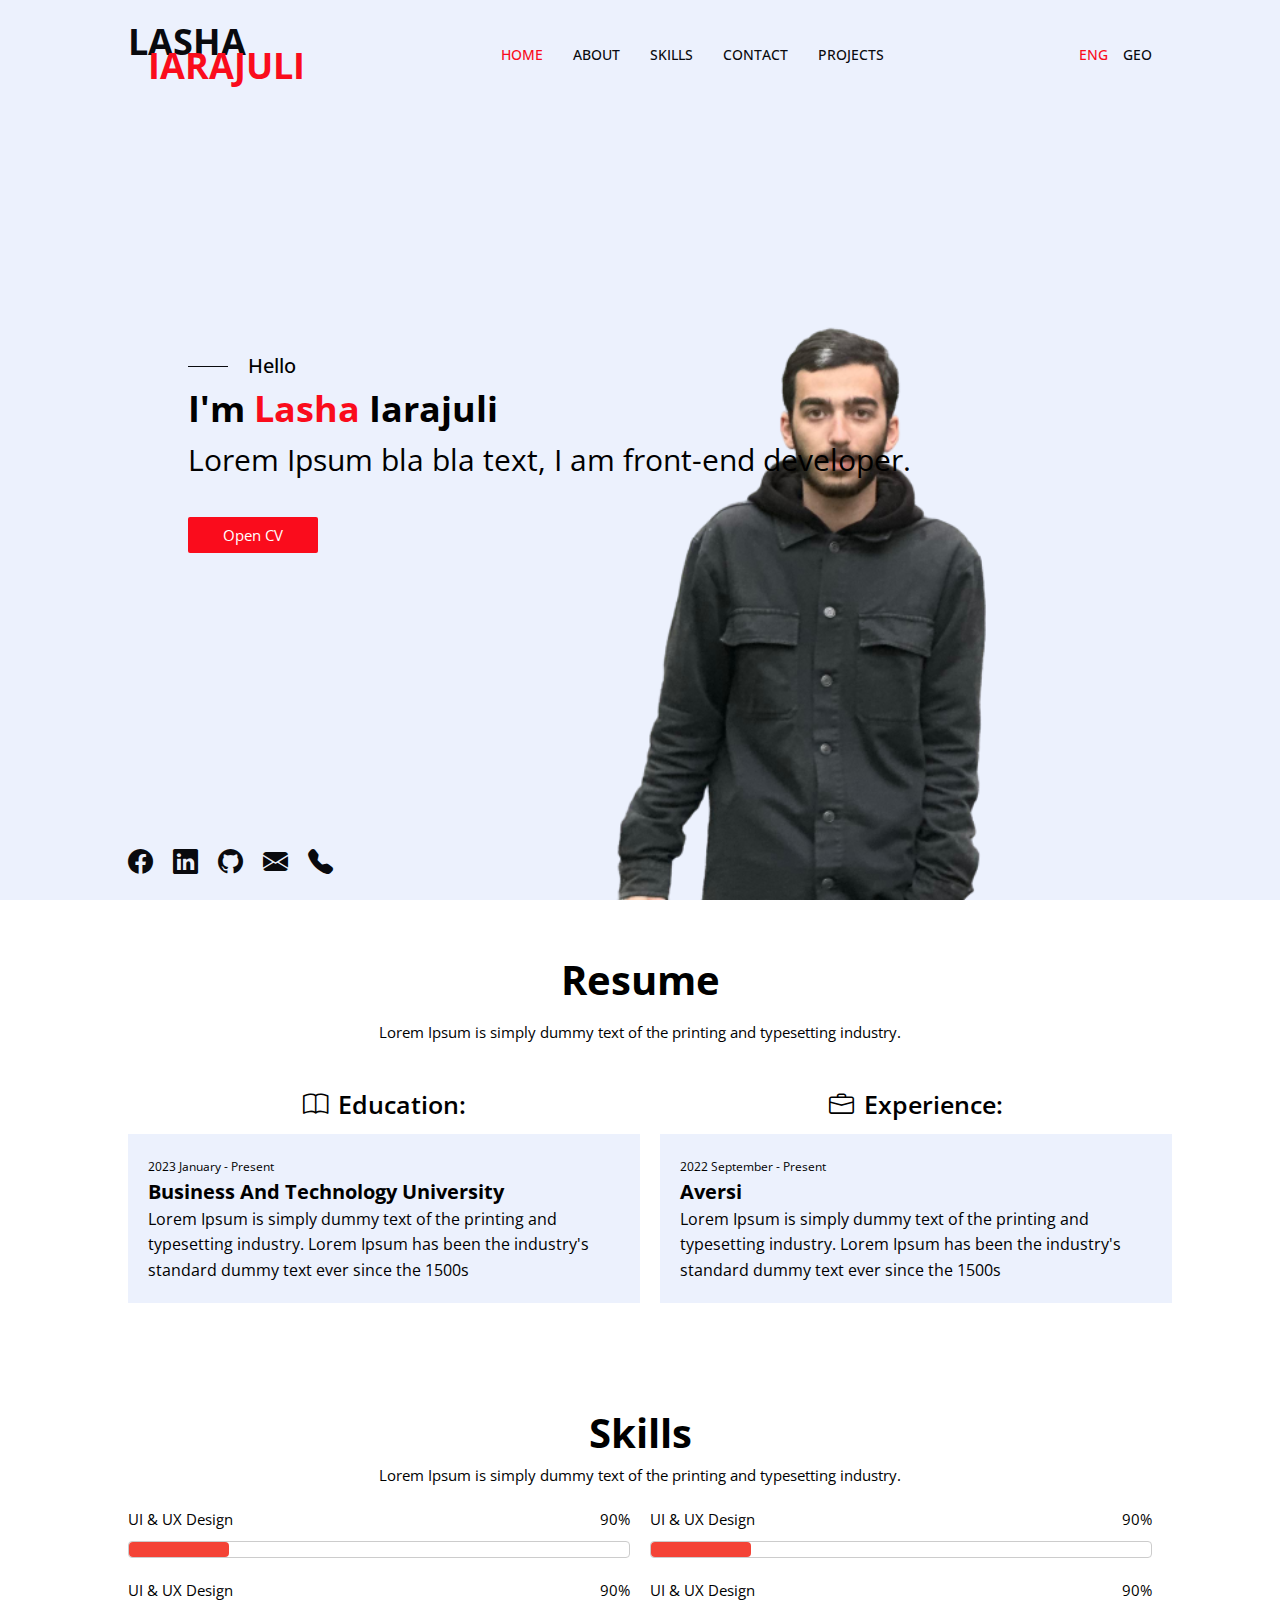
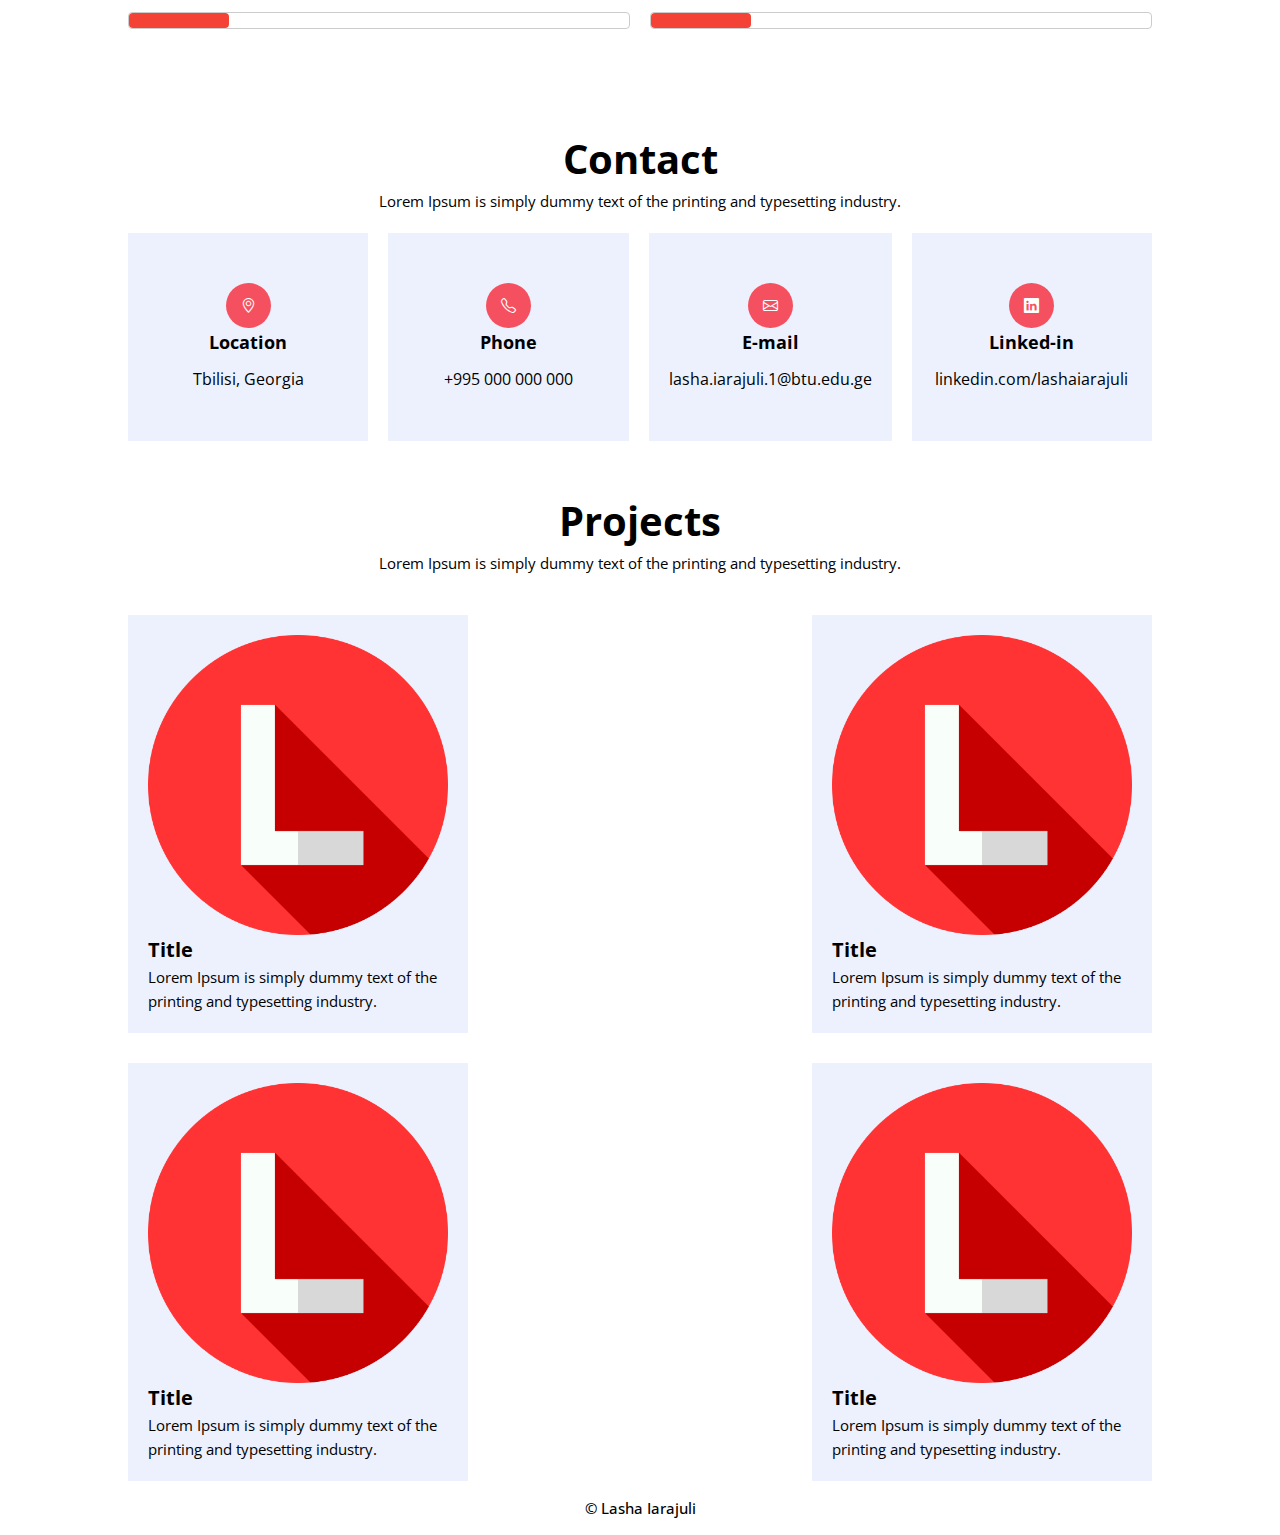
<file: index.html>
<!doctype html>
<html lang="en">
<head>
    <meta charset="UTF-8">
    <meta name="viewport" content="width=device-width, user-scalable=no, initial-scale=1.0, maximum-scale=1.0, minimum-scale=1.0">
    <meta http-equiv="X-UA-Compatible" content="ie=edge">
    <link rel="icon" href="img/logo.png" type="image/png">
    <link rel="stylesheet" href="https://www.w3schools.com/w3css/4/w3.css">
    <link rel="stylesheet" href="https://cdn.jsdelivr.net/npm/bootstrap-icons@1.3.0/font/bootstrap-icons.css">
    <link rel="stylesheet" href="css/style.css">

    <title>Lasha Iarajuli's Portfolio</title>
</head>
<body>
<div class="mobile-navigation">
    <div class="mobile-navigation-container">
        <a href="index.html" class="logo">
            <h1 class="name">LASHA</h1>
            <h1 class="surname">IARAJULI</h1>
        </a>

        <nav>
            <ul>
                <li><a id="" href="#" class="active">HOME</a></li>
                <li><a id="" href="#">ABOUT</a></li>
                <li><a id="" href="#">SKILLS</a></li>
                <li><a id="" href="#">CONTACT</a></li>
                <li><a id="" href="#">PROJECTS</a></li>
            </ul>
        </nav>

        <div class="languages">
            <a href="index.html" class="active">ENG</a>
            <a href="ka/main.html">GEO</a>
        </div>
    </div>

    <i class="bi bi-list close-icon"></i>
</div>

<header>
    <div class="container header-container">
        <a href="index.html" class="logo desktop-logo">
            <h1 class="name">LASHA</h1>
            <h1 class="surname">IARAJULI</h1>
        </a>

        <nav>
            <ul>
                <li><a id="" href="#" class="active">HOME</a></li>
                <li><a id="" href="#">ABOUT</a></li>
                <li><a id="" href="#">SKILLS</a></li>
                <li><a id="" href="#">CONTACT</a></li>
                <li><a id="" href="#">PROJECTS</a></li>
            </ul>
        </nav>

        <div class="languages">
            <a href="index.html" class="active">ENG</a>
            <a href="ka/main.html">GEO</a>
        </div>

        <i class="bi bi-list burger-icon"></i>
    </div>
</header>

<section class="section-home">
    <div class="container container-home">
        <div class="content">
            <img src="img/me.png" alt="-">

            <div class="welcome">
                <div class="hello">
                    <div class="line"></div>
                    <p>Hello</p>
                </div>

                <div class="welcome-messages">
                    <h1>I'm <span>Lasha</span> Iarajuli</h1>
                    <p>Lorem Ipsum bla bla text, I am front-end developer.</p>
                </div>

                <div class="button-wrapper">
                    <a href="files/CV_Lasha_Iarajuli.pdf" target="_blank" class="button-open-cv">Open CV</a>
                </div>
            </div>

            <div class="contacts">
                <a href="#"><i class="bi bi-facebook"></i></a>
                <a href="#"><i class="bi bi-linkedin"></i></a>
                <a href="#"><i class="bi bi-github"></i></a>
                <a href="#"><i class="bi bi-envelope-fill"></i></a>
                <a href="#"><i class="bi bi-telephone-fill"></i></a>
            </div>
        </div>
    </div>

    <div class="scroll-down">
        <i class="bi bi-telephone-fill"></i>
        <p>Scroll Down</p>
    </div>
</section>

<section class="section-resume">
    <div class="container container-resume">
        <div class="resume-header">
            <h3>Resume</h3>
            <p>Lorem Ipsum is simply dummy text of the printing and typesetting industry.</p>
        </div>

        <div class="resume-content">
            <div class="resume-item">
                <p><i class="bi bi-book"></i> Education:</p>

                <div class="card">
                    <small>2023 January - Present</small>
                    <span>Business And Technology University</span>
                    <p>Lorem Ipsum is simply dummy text of the printing and typesetting industry. Lorem Ipsum has been the industry's standard dummy text ever since the 1500s</p>
                </div>
            </div>

            <div class="resume-item">
                <p><i class="bi bi-briefcase"></i> Experience:</p>

                <div class="card">
                    <small>2022 September - Present</small>
                    <span>Aversi</span>
                    <p>Lorem Ipsum is simply dummy text of the printing and typesetting industry. Lorem Ipsum has been the industry's standard dummy text ever since the 1500s</p>
                </div>
            </div>
        </div>
    </div>
</section>

<section class="section-skills">
    <div class="container container-skills">
        <div class="skills-header">
            <h3>Skills</h3>
            <p>Lorem Ipsum is simply dummy text of the printing and typesetting industry.</p>
        </div>

        <div class="skills-content">
            <div class="skill-item">
                <div class="percent">
                    <p>UI & UX Design</p>
                    <p>90%</p>
                </div>

                <div class="w3-border w3-round">
                    <div class="w3-red w3-round progress-bar"></div>
                </div>
            </div>

            <div class="skill-item">
                <div class="percent">
                    <p>UI & UX Design</p>
                    <p>90%</p>
                </div>

                <div class="w3-border w3-round">
                    <div class="w3-red w3-round progress-bar"></div>
                </div>
            </div>

            <div class="skill-item">
                <div class="percent">
                    <p>UI & UX Design</p>
                    <p>90%</p>
                </div>

                <div class="w3-border w3-round">
                    <div class="w3-red w3-round progress-bar"></div>
                </div>
            </div>

            <div class="skill-item">
                <div class="percent">
                    <p>UI & UX Design</p>
                    <p>90%</p>
                </div>

                <div class="w3-border w3-round">
                    <div class="w3-red w3-round progress-bar"></div>
                </div>
            </div>
        </div>
    </div>
</section>

<section class="section-contact">
    <div class="container container-contact">
        <div class="contact-header">
            <h3>Contact</h3>
            <p>Lorem Ipsum is simply dummy text of the printing and typesetting industry.</p>
        </div>

        <div class="contact-content">
            <div class="contact-item">
                <i class="bi bi-geo-alt"></i>
                <p>Location</p>
                <small>Tbilisi, Georgia</small>
            </div>

            <div class="contact-item">
                <i class="bi bi-telephone"></i>
                <p>Phone</p>
                <small>+995 000 000 000</small>
            </div>

            <div class="contact-item">
                <i class="bi bi-envelope"></i>
                <p>E-mail</p>
                <small>lasha.iarajuli.1@btu.edu.ge</small>
            </div>

            <div class="contact-item">
                <i class="bi bi-linkedin"></i>
                <p>Linked-in</p>
                <small>linkedin.com/lashaiarajuli</small>
            </div>
        </div>
    </div>
</section>

<section class="section-projects">
    <div class="container container-projects">
        <div class="projects-header">
            <h3>Projects</h3>
            <p>Lorem Ipsum is simply dummy text of the printing and typesetting industry.</p>
        </div>

        <div class="projects-content">
            <div class="project-item">
                <img src="img/logo.png" alt="">
                <h4>Title</h4>
                <p>Lorem Ipsum is simply dummy text of the printing and typesetting industry.</p>
            </div>

            <div class="project-item">
                <img src="img/logo.png" alt="">
                <h4>Title</h4>
                <p>Lorem Ipsum is simply dummy text of the printing and typesetting industry.</p>
            </div>

            <div class="project-item">
                <img src="img/logo.png" alt="">
                <h4>Title</h4>
                <p>Lorem Ipsum is simply dummy text of the printing and typesetting industry.</p>
            </div>

            <div class="project-item">
                <img src="img/logo.png" alt="">
                <h4>Title</h4>
                <p>Lorem Ipsum is simply dummy text of the printing and typesetting industry.</p>
            </div>
        </div>
    </div>
</section>

<footer>
    <p>© Lasha Iarajuli</p>
</footer>

<script src="js/main.js"></script>
</body>
</html>
</file>
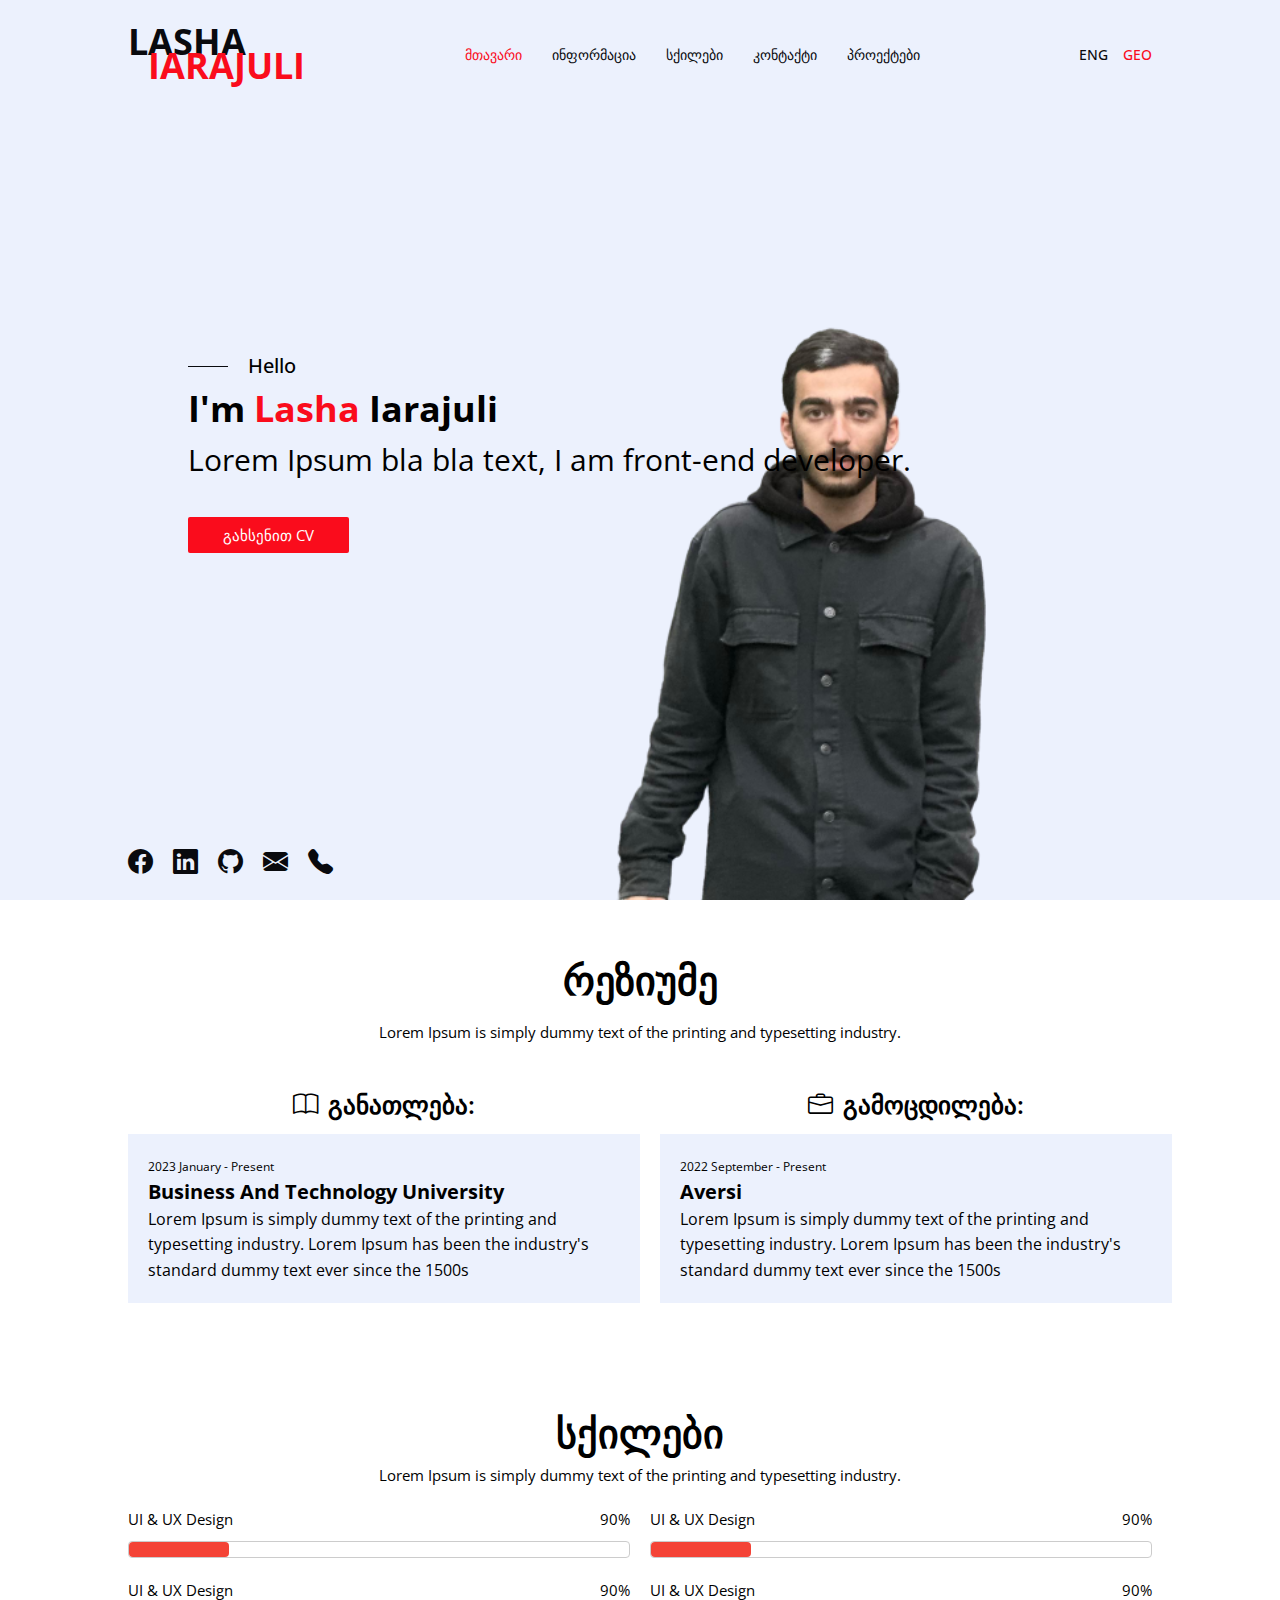
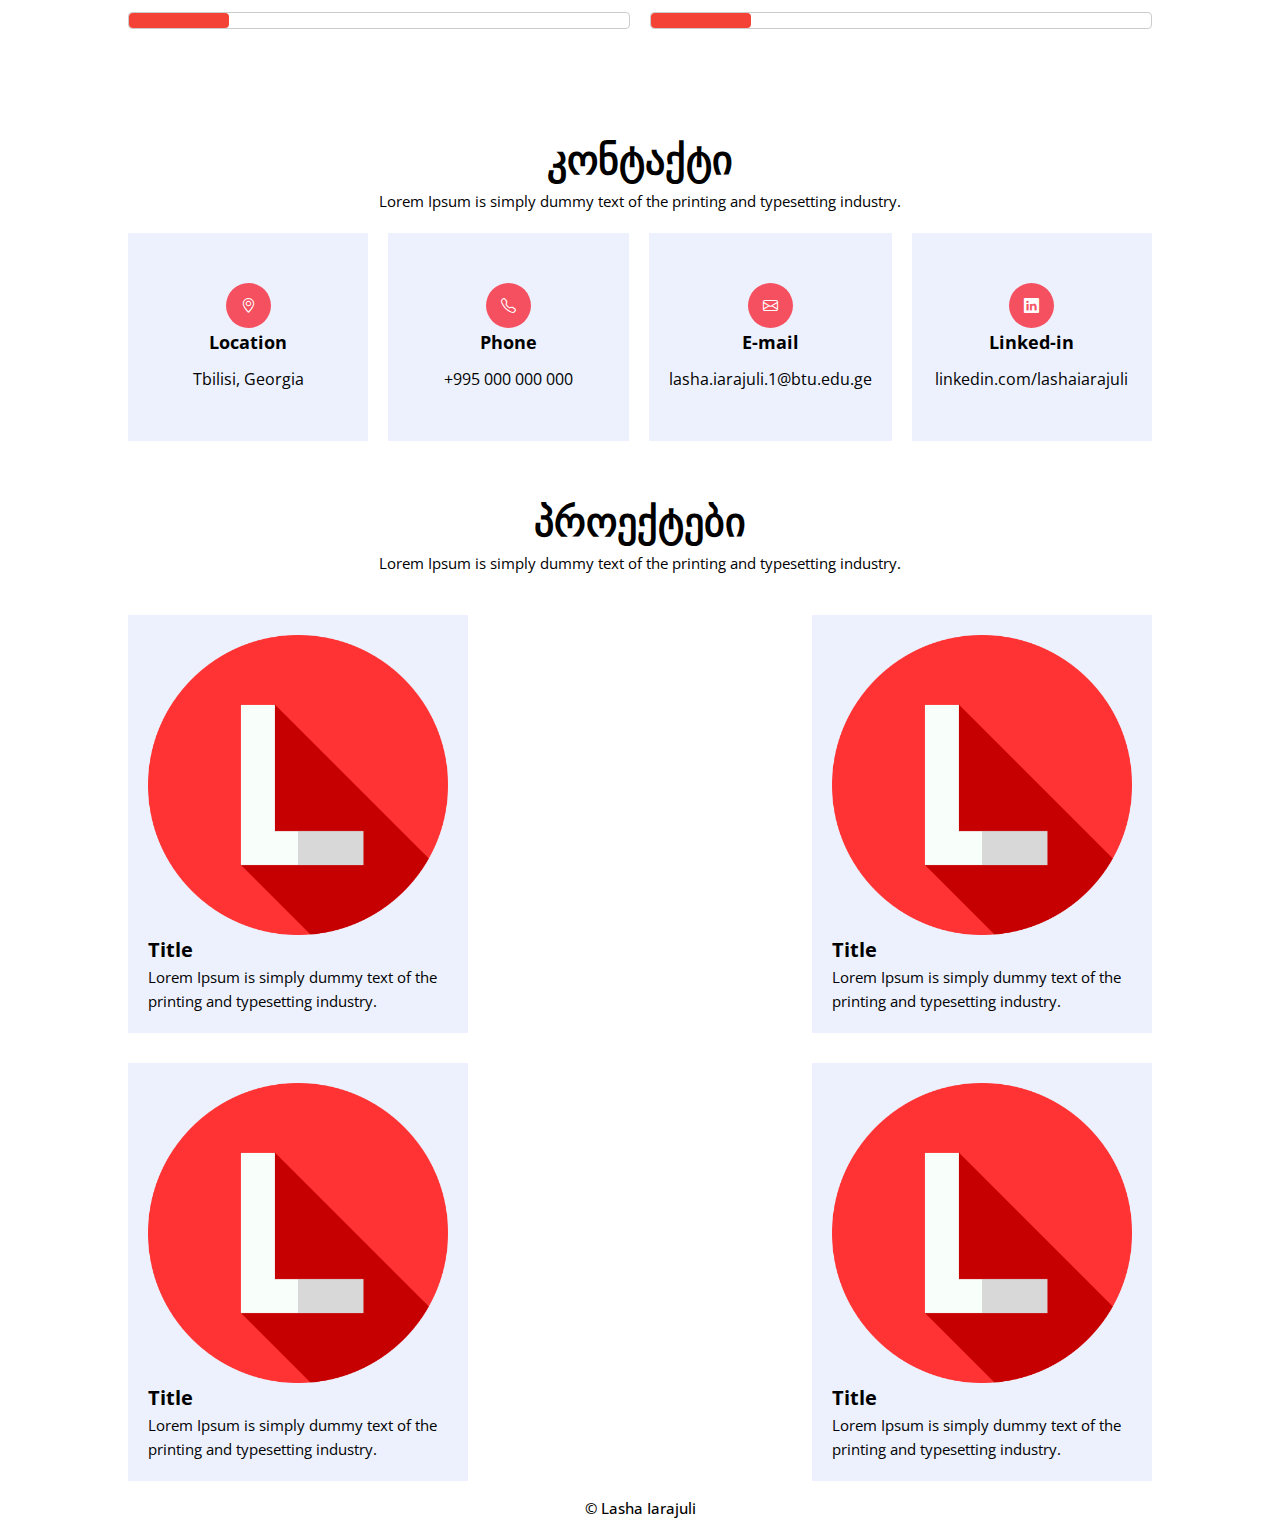
<file: ka/main.html>
<!doctype html>
<html lang="en">
<head>
    <meta charset="UTF-8">
    <meta name="viewport" content="width=device-width, user-scalable=no, initial-scale=1.0, maximum-scale=1.0, minimum-scale=1.0">
    <meta http-equiv="X-UA-Compatible" content="ie=edge">
    <link rel="icon" href="../img/logo.png" type="image/png">
    <link rel="stylesheet" href="https://www.w3schools.com/w3css/4/w3.css">
    <link rel="stylesheet" href="https://cdn.jsdelivr.net/npm/bootstrap-icons@1.3.0/font/bootstrap-icons.css">
    <link rel="stylesheet" href="../css/style.css">

    <title>Lasha Iarajuli's Portfolio</title>
</head>
<body>
<div class="mobile-navigation">
    <div class="mobile-navigation-container">
        <a href="main.html.html" class="logo">
            <h1 class="name">LASHA</h1>
            <h1 class="surname">IARAJULI</h1>
        </a>

        <nav>
            <ul>
                <li><a id="" href="#" class="active">მთავარი</a></li>
                <li><a id="" href="#">ინფორმაცია</a></li>
                <li><a id="" href="#">სქილები</a></li>
                <li><a id="" href="#">კონტაქტი</a></li>
                <li><a id="" href="#">პროექტები</a></li>
            </ul>
        </nav>

        <div class="languages">
            <a href="#">ENG</a>
            <a href="#" class="active">GEO</a>
        </div>
    </div>

    <i class="bi bi-list close-icon"></i>
</div>

<header>
    <div class="container header-container">
        <a href="main.html" class="logo desktop-logo">
            <h1 class="name">LASHA</h1>
            <h1 class="surname">IARAJULI</h1>
        </a>

        <nav>
            <ul>
                <li><a id="" href="#" class="active">მთავარი</a></li>
                <li><a id="" href="#">ინფორმაცია</a></li>
                <li><a id="" href="#">სქილები</a></li>
                <li><a id="" href="#">კონტაქტი</a></li>
                <li><a id="" href="#">პროექტები</a></li>
            </ul>
        </nav>

        <div class="languages">
            <a href="../index.html">ENG</a>
            <a href="main.html" class="active">GEO</a>
        </div>

        <i class="bi bi-list burger-icon"></i>
    </div>
</header>

<section class="section-home">
    <div class="container container-home">
        <div class="content">
            <img src="../img/me.png" alt="-">

            <div class="welcome">
                <div class="hello">
                    <div class="line"></div>
                    <p>Hello</p>
                </div>

                <div class="welcome-messages">
                    <h1>I'm <span>Lasha</span> Iarajuli</h1>
                    <p>Lorem Ipsum bla bla text, I am front-end developer.</p>
                </div>

                <div class="button-wrapper">
                    <a href="../files/CV_Lasha_Iarajuli.pdf" target="_blank" class="button-open-cv">გახსენით CV</a>
                </div>
            </div>

            <div class="contacts">
                <a href="#"><i class="bi bi-facebook"></i></a>
                <a href="#"><i class="bi bi-linkedin"></i></a>
                <a href="#"><i class="bi bi-github"></i></a>
                <a href="#"><i class="bi bi-envelope-fill"></i></a>
                <a href="#"><i class="bi bi-telephone-fill"></i></a>
            </div>
        </div>
    </div>

    <div class="scroll-down">
        <i class="bi bi-telephone-fill"></i>
        <p>Scroll Down</p>
    </div>
</section>

<section class="section-resume">
    <div class="container container-resume">
        <div class="resume-header">
            <h3>რეზიუმე</h3>
            <p>Lorem Ipsum is simply dummy text of the printing and typesetting industry.</p>
        </div>

        <div class="resume-content">
            <div class="resume-item">
                <p><i class="bi bi-book"></i> განათლება:</p>

                <div class="card">
                    <small>2023 January - Present</small>
                    <span>Business And Technology University</span>
                    <p>Lorem Ipsum is simply dummy text of the printing and typesetting industry. Lorem Ipsum has been the industry's standard dummy text ever since the 1500s</p>
                </div>
            </div>

            <div class="resume-item">
                <p><i class="bi bi-briefcase"></i> გამოცდილება:</p>

                <div class="card">
                    <small>2022 September - Present</small>
                    <span>Aversi</span>
                    <p>Lorem Ipsum is simply dummy text of the printing and typesetting industry. Lorem Ipsum has been the industry's standard dummy text ever since the 1500s</p>
                </div>
            </div>
        </div>
    </div>
</section>

<section class="section-skills">
    <div class="container container-skills">
        <div class="skills-header">
            <h3>სქილები</h3>
            <p>Lorem Ipsum is simply dummy text of the printing and typesetting industry.</p>
        </div>

        <div class="skills-content">
            <div class="skill-item">
                <div class="percent">
                    <p>UI & UX Design</p>
                    <p>90%</p>
                </div>

                <div class="w3-border w3-round">
                    <div class="w3-red w3-round progress-bar"></div>
                </div>
            </div>

            <div class="skill-item">
                <div class="percent">
                    <p>UI & UX Design</p>
                    <p>90%</p>
                </div>

                <div class="w3-border w3-round">
                    <div class="w3-red w3-round progress-bar"></div>
                </div>
            </div>

            <div class="skill-item">
                <div class="percent">
                    <p>UI & UX Design</p>
                    <p>90%</p>
                </div>

                <div class="w3-border w3-round">
                    <div class="w3-red w3-round progress-bar"></div>
                </div>
            </div>

            <div class="skill-item">
                <div class="percent">
                    <p>UI & UX Design</p>
                    <p>90%</p>
                </div>

                <div class="w3-border w3-round">
                    <div class="w3-red w3-round progress-bar"></div>
                </div>
            </div>
        </div>
    </div>
</section>

<section class="section-contact">
    <div class="container container-contact">
        <div class="contact-header">
            <h3>კონტაქტი</h3>
            <p>Lorem Ipsum is simply dummy text of the printing and typesetting industry.</p>
        </div>

        <div class="contact-content">
            <div class="contact-item">
                <i class="bi bi-geo-alt"></i>
                <p>Location</p>
                <small>Tbilisi, Georgia</small>
            </div>

            <div class="contact-item">
                <i class="bi bi-telephone"></i>
                <p>Phone</p>
                <small>+995 000 000 000</small>
            </div>

            <div class="contact-item">
                <i class="bi bi-envelope"></i>
                <p>E-mail</p>
                <small>lasha.iarajuli.1@btu.edu.ge</small>
            </div>

            <div class="contact-item">
                <i class="bi bi-linkedin"></i>
                <p>Linked-in</p>
                <small>linkedin.com/lashaiarajuli</small>
            </div>
        </div>
    </div>
</section>

<section class="section-projects">
    <div class="container container-projects">
        <div class="projects-header">
            <h3>პროექტები</h3>
            <p>Lorem Ipsum is simply dummy text of the printing and typesetting industry.</p>
        </div>

        <div class="projects-content">
            <div class="project-item">
                <img src="../img/logo.png" alt="">
                <h4>Title</h4>
                <p>Lorem Ipsum is simply dummy text of the printing and typesetting industry.</p>
            </div>

            <div class="project-item">
                <img src="../img/logo.png" alt="">
                <h4>Title</h4>
                <p>Lorem Ipsum is simply dummy text of the printing and typesetting industry.</p>
            </div>

            <div class="project-item">
                <img src="../img/logo.png" alt="">
                <h4>Title</h4>
                <p>Lorem Ipsum is simply dummy text of the printing and typesetting industry.</p>
            </div>

            <div class="project-item">
                <img src="../img/logo.png" alt="">
                <h4>Title</h4>
                <p>Lorem Ipsum is simply dummy text of the printing and typesetting industry.</p>
            </div>
        </div>
    </div>
</section>

<footer>
    <p>© Lasha Iarajuli</p>
</footer>

<script src="../js/main.js"></script>
</body>
</html>
</file>
<file: css/style.css>
@import url('https://fonts.googleapis.com/css2?family=Open+Sans:ital,wght@0,300;0,400;0,500;0,600;0,700;0,800;1,300;1,400;1,500;1,600;1,700;1,800&display=swap');

* {
    margin: 0;
    padding: 0;
    box-sizing: border-box;
    font-family: 'Open Sans', sans-serif;
}

h1, h2, h3, h4, h5, h6 {
    margin: 0;
    font-weight: bold;
    font-family: 'Open Sans', sans-serif;
}

:root {
    --background-color: #ecf1fd;
    --other-color: #BBC3DE;
    --text-primary-color: #090A0E;
    --idk: #4D505D;
    --idk1: #9D9CAC;
    --idk2: #7E7A8C;
    --main-color: rgb(250, 12, 28);
}

body {
    background-color: var(--background-color);
}

p {
    line-height: 1.6;
}

.container {
    width: 80%;
    max-width: 1200px;
    margin: 0 auto;
}

/* Header */
header {
    background-color: var(--background-color);
    position: fixed;
    width: 100%;
    z-index: 90;
    transition: 0.25s;
}

.header-container {
    display: flex;
    justify-content: space-between;
    align-items: center;
    padding: 15px 0;
    transition: 0.25s;
}

/* Header logo */
.logo {
    text-decoration: none;
}

.desktop-logo {
    transition: 0.25s;
}

.logo .name {
    color: var(--text-primary-color);
}

.logo .surname {
    margin-top: -30px;
    margin-left: 20px;
    color: var(--main-color);
}

/* Header navigation */
.header-container nav ul {
    display: flex;
    gap: 30px;
    list-style: none;
}

.header-container nav ul li a,
.header-container .languages a {
    text-decoration: none;
    color: var(--text-primary-color);
    transition: 0.25s;
    font-weight: 500;
    font-size: 14px;
}

.header-container nav ul li a:hover,
.header-container nav ul li a.active,
.header-container .languages a:hover,
.header-container .languages a.active,
.mobile-navigation ul li a.active,
.mobile-navigation .languages a.active {
    color: var(--main-color);
}

.languages {
    display: flex;
    gap: 15px;
}

.burger-icon {
    display: none;
    font-size: 40px;
}

/* Mobile navigation */
.mobile-navigation {
    position: fixed;
    width: 100%;
    height: 100vh;
    background-color: whitesmoke;
    display: none;
    animation: slideUpAnimation 0.3s ease;
    z-index: 100;
}

.mobile-navigation-container {
    display: flex;
    flex-direction: column;
    justify-content: space-between;
    align-items: center;
    padding: 40px 0;
    width: 100%;
}

.mobile-navigation nav ul {
    display: flex;
    flex-direction: column;
    list-style: none;
    gap: 40px;
}

.mobile-navigation ul li a,
.mobile-navigation .languages a {
    text-decoration: none;
    color: var(--text-primary-color);
    transition: 0.25s;
    font-weight: 500;
}

.close-icon {
    z-index: 100;
    position: absolute;
    right: 10px;
    top: 10px;
    padding: 20px;
    font-size: 40px;
}

/* Section - Home */
.section-home {
    width: 100%;
    height: 100vh;
    padding-top: 87px;
}

.container-home {
    height: 100%;
}

.contacts {
    display: flex;
    gap: 20px;
    position: absolute;
    left: 0;
    bottom: 0;
    padding: 20px 0;
}

.contacts i {
    font-size: 25px;
    color: var(--text-primary-color);
    transition: 0.25s;
}

.contacts i:hover {
    color: var(--main-color);
}

.content {
    position: relative;
    height: 100%;
    padding: 60px;
}

.content img {
    position: absolute;
    bottom: 0;
    right: 0;
    z-index: 9;
    height: 700px;
}

.welcome {
    height: 100%;
    display: flex;
    flex-direction: column;
    justify-content: center;
    padding-bottom: 50px;
    z-index: 10;
}

.welcome-messages {
    font-size: 40px;
    z-index: 10;
}

.welcome-messages span {
    color: var(--main-color);
}
.welcome-messages p {
    font-size: 30px;
}

.button-wrapper {
    padding: 40px 0;
}

.button-open-cv {
    text-decoration: none;
    color: white;
    background-color: var(--main-color);
    padding: 8px 35px;
    outline: none;
    border: 0;
    border-radius: 2px;
}

.hello {
    display: flex;
    align-items: center;
    gap: 20px;
    font-size: 20px;
    font-weight: 500;
}

.hello .line {
    width: 40px;
    height: 1px;
    background-color: var(--text-primary-color);
}

.scroll-down {
    transform: rotateY(90deg);
}

/* Section - Resume */
.section-resume {
    background-color: white;
    padding: 50px 0;
}

.container-resume {
    display: flex;
    flex-direction: column;
    gap: 40px;
}

.resume-header {
    display: flex;
    flex-direction: column;
    align-items: center;
    text-align: center;
    gap: 10px;
}

.resume-header h3 {
    font-size: 40px;
}

.resume-content {
    width: 100%;
    display: flex;
    gap: 20px;
}

.resume-item {
    flex: 1 0 50%;
    display: flex;
    gap: 10px;
    flex-direction: column;
}

.resume-item p {
    font-size: 25px;
    font-weight: 600;
    display: flex;
    align-items: center;
    justify-content: center;
    gap: 10px;
}

.resume-item p i {
    display: flex;
    justify-content: center;
    align-items: center;
}

.resume-item .card {
    width: 100%;
    background-color: #ecf1fd;
    cursor: pointer;
    transition: 0.25s;
    padding: 20px;
}

.resume-item .card:hover {
    transform: scale(1.05);
}

.card span {
    display: block;
    font-size: 20px;
    font-weight: bold;
}

.card p {
    font-size: 16px;
    font-weight: 400;
}

/* Section - about me */
.section-skills {
    background-color: white;
    padding: 50px 0;
}

.container-skills {
    display: flex;
    flex-direction: column;
    gap: 20px;
}

.skills-header {
    display: flex;
    flex-direction: column;
    align-items: center;
    text-align: center;
}

.skills-header h3 {
    font-size: 40px;
}

.skills-content {
    display: grid;
    grid-template-columns: repeat(2, 1fr);
    gap: 20px;
}

.progress-bar {
    height:15px;
    width:20%
}

.skill-item {
    display: flex;
    flex-direction: column;
    gap: 10px;
}

.skill-item .percent {
    display: flex;
    justify-content: space-between;
}

/* Contact */
.section-contact {
    background-color: white;
}

.container-contact {
    display: flex;
    flex-direction: column;
    gap: 20px;
    padding: 50px 0;
}

.contact-header {
    display: flex;
    flex-direction: column;
    align-items: center;
    text-align: center;
}

.contact-header h3 {
    font-size: 40px;
}

.contact-content {
    display: grid;
    grid-template-columns: repeat(4, 1fr);

    /*justify-content: space-between;*/
    gap: 20px;
}

.contact-item {
    width: 100%;
    background-color: #ecf1fd;
    padding: 50px 20px;
    transition: 0.25s;
    cursor: pointer;
    display: flex;
    flex-direction: column;
    align-items: center;
}

.contact-item:hover {
    transform: scale(1.05);
}

.contact-item i {
    background-color: rgb(250, 12, 28, 70%);
    color: white;
    padding: 15px;
    border-radius: 50px;
    display: flex;
    justify-content: center;
    align-items: center;
}

.contact-item p {
    font-size: 18px;
    font-weight: bold;
    margin-bottom: 10px;
}

.contact-item small {
    font-size: 16px;
}

/* Projects */
.section-projects {
    background-color: white;
}

.container-projects {
    display: flex;
    flex-direction: column;
    gap: 40px;
}

.projects-header {
    display: flex;
    flex-direction: column;
    align-items: center;
    text-align: center;
}

.projects-header h3 {
    font-size: 40px;
}

.projects-content {
    display: flex;
    justify-content: space-between;
    flex-wrap: wrap;
    gap: 30px;
}

.project-item {
    background-color: var(--background-color);
    padding: 20px;
}

.project-item img {
    width: 300px;
}

.project-item p,
.project-item h4 {
    max-width: 300px;
}

/* Footer */
footer {
    display: flex;
    justify-content: center;
    padding: 15px;
    font-weight: 500;
    background-color: white;
}

/* Responsive */
@media (max-width: 1024px) {
    .header-container nav,
    .header-container .languages {
        display: none;
    }

    .burger-icon {
        display: block;
    }
}

@media (max-width: 1180px) {
    .contact-content {
        grid-template-columns: repeat(2, 1fr);
    }
}

@media (max-width: 660px) {
    .contact-content {
        grid-template-columns: repeat(1, 1fr);
    }

    .skills-content {
        grid-template-columns: repeat(1, 1fr);
    }

    .resume-content {
        flex-wrap: wrap;
    }
}

@media (max-width: 950px) {
    .content img {
        display: none;
    }
}

@media (max-width: 888px) {
    .projects-content {
        justify-content: center;
    }
}

@media (max-width: 550px) {
    .project-item img {
        width: 250px;
    }

    .project-item p,
    .project-item h4 {
        max-width: 250px;
    }
}

/* Animations */
@keyframes slideUpAnimation {
    from {
        height: 100vh;
    }
    to {
        height: 0;
    }
}
</file>
